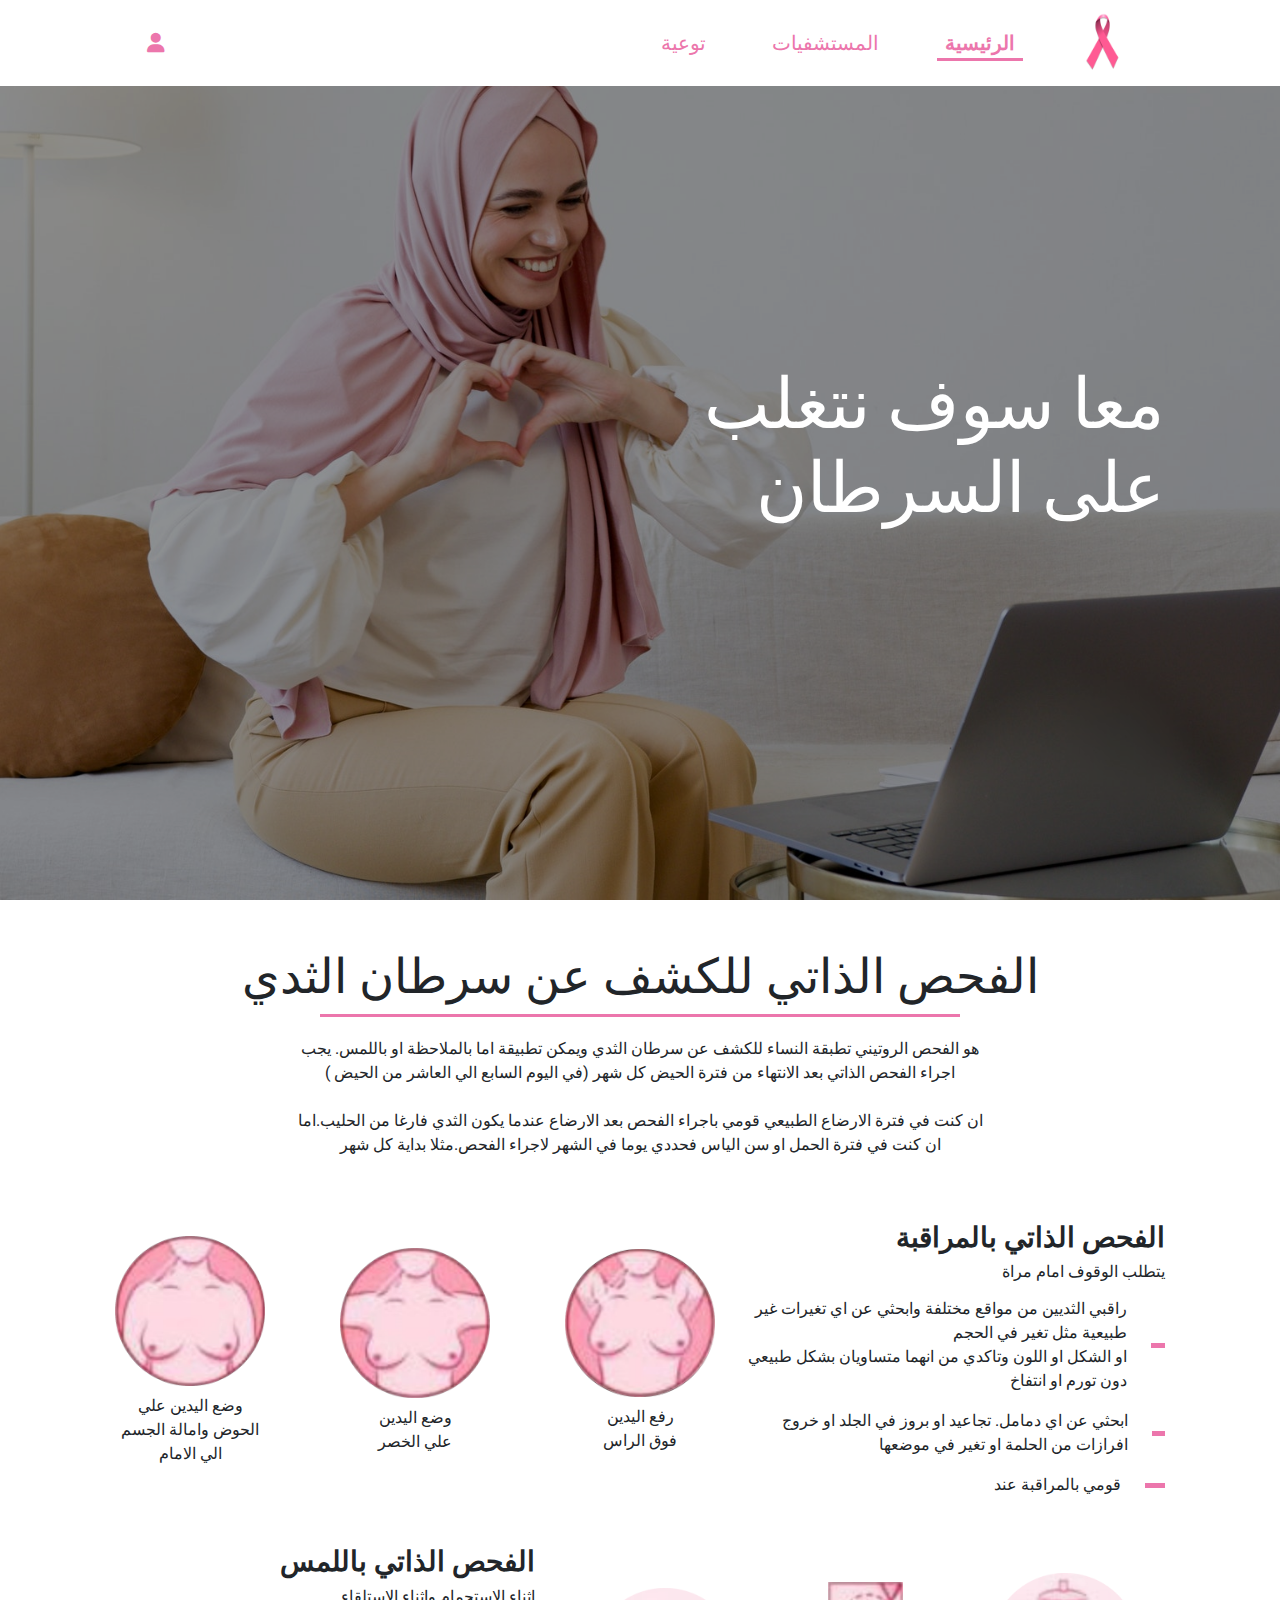
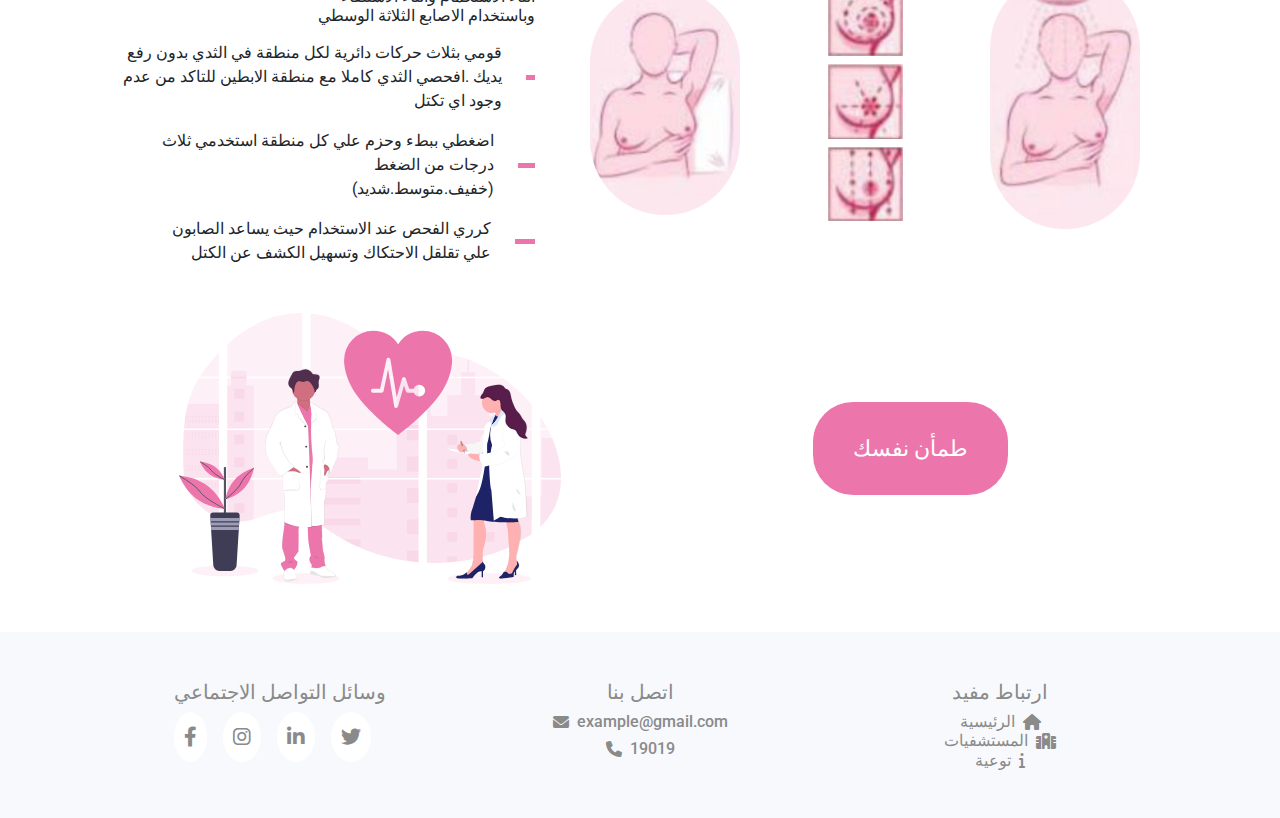
<file: public/index.html>
<!DOCTYPE html>
<html lang="ar">

<head>
    <meta charset="UTF-8">
    <meta http-equiv="X-UA-Compatible" content="IE=edge">
    <meta name="viewport" content="width=device-width, initial-scale=1.0">
    <link rel="preconnect" href="https://fonts.googleapis.com">
    <link rel="preconnect" href="https://fonts.gstatic.com" crossorigin>
    <link
        href="https://fonts.googleapis.com/css2?family=Mukta:wght@200&family=Roboto:wght@100;300;400;500;700;900&display=swap"
        rel="stylesheet">

    <link rel="stylesheet" href="../css/all.min.css">
    <link rel="stylesheet" href="../css/bootstrap.min.css">
    <link rel="stylesheet" href="../css/style.css">
    <link rel="stylesheet" href="../css/index.css">
    <title>Breast Cancer</title>
</head>

<body>

    <!-- <div class="required-layer">
        <div class="login">
            <h2 class="my-5">سجل الدخول</h2>
            <button class="btn btn-danger rounded-pill px-4 py-3 mb-4">
                <i class="fa-solid fa-m"></i>
                <span> سجل الدخول باستخدام جيميل</span>
            </button>

            <button class="btn btn-primary rounded-pill px-4 py-3">
                <i class="fa-solid fa-phone"></i>
                <span> سجل الدخول باستخدام الهاتف</span>
            </button>
        </div>
    </div> -->


    <nav class="navbar navbar-expand-lg navbar-light bg-white fixed-top ">
        <div class="container-fluid">
            <div class="collapse navbar-collapse" id="navbarSupportedContent">
                <a class="nav-link " href="/public/profile.html">
                    <i class="fa-solid fa-user"></i>
                </a>
                <ul class="navbar-nav ml-auto ">
                    <li class="nav-item">
                        <a class="nav-link" href="/public/blog.html">توعية</a>
                    </li>
                    <li class="nav-item">
                        <a class="nav-link" href="/public/hospitals.html">المستشفيات</a>
                    </li>
                    <li class="nav-item active">
                        <a class="nav-link" href="/public/index.html">الرئيسية</a>
                    </li>

                </ul>

            </div>

            <button class="navbar-toggler" type="button" data-toggle="collapse" data-target="#navbarSupportedContent"
                aria-controls="navbarSupportedContent" aria-expanded="false" aria-label="Toggle navigation">
                <span class="navbar-toggler-icon"></span>
            </button>


            <a class="navbar-brand" href="/public/index.html">
                <img src="../Images/logo.png" width="60" height="60" class="d-inline-block align-top" alt="logo">
            </a>

        </div>

    </nav>

    <section class="header">
        <div class="header-layer">
            <div class="container-fluid  text-right">
                <h1>معا سوف نتغلب <br>
                    على السرطان
                </h1>
            </div>
        </div>
    </section>

    <section class="self-exam d-flex justify-content-center mt-5">

        <div class="container-fluid ">
            <div class="self-exam-content d-flex flex-column align-items-center text-center">
                <h2>الفحص الذاتي للكشف عن سرطان الثدي</h2>
                <div class="title-line"></div>
                <p> هو الفحص الروتيني تطبقة النساء للكشف عن سرطان الثدي ويمكن تطبيقة اما بالملاحظة او باللمس. يجب <br />
                    اجراء الفحص الذاتي بعد الانتهاء من فترة الحيض كل شهر (في اليوم السابع الي العاشر من الحيض ) <br />
                    <br />
                    ان كنت في فترة الارضاع الطبيعي قومي باجراء الفحص بعد الارضاع عندما يكون الثدي فارغا من الحليب.اما
                    <br />
                    ان كنت في فترة الحمل او سن الياس فحددي يوما في الشهر لاجراء الفحص.مثلا بداية كل شهر

                </p>
            </div>

            <div class="row">

                <div class="col-md-7 d-flex justify-content-between align-items-center mt-5">
                    <div class="step-img text-center">
                        <img src="../Images/2.png" class="w-100  mb-2" alt="steps">
                        <p class="img-title ">وضع اليدين علي الحوض وامالة الجسم الي الامام</p>
                    </div>
                    <div class="step-img text-center">
                        <img src="../Images/1.png" class="w-100 mb-2" alt="steps">
                        <p>وضع اليدين<br> علي الخصر <br> </p>
                    </div>
                    <div class="step-img text-center">
                        <img src="../Images/3.png" class="w-100 mb-2" alt="steps">
                        <p>رفع اليدين<br> فوق الراس<br> </p>
                    </div>

                </div>

                <div class="col-md-5 mt-5 text-right">

                    <h3 class="font-weight-bold">الفحص الذاتي بالمراقبة</h3>
                    <h6 class="mb-3">يتطلب الوقوف امام مراة</h6>

                    <div class="d-flex justify-content-end align-items-center ">
                        <p class="pr-1 m-0">
                            راقبي الثديين من مواقع مختلفة وابحثي عن اي تغيرات غير طبيعية مثل تغير في الحجم <br>او الشكل
                            او
                            اللون
                            وتاكدي من انهما متساويان بشكل طبيعي دون تورم او انتفاخ

                        </p>
                        <div class="dash"></div>
                    </div>

                    <div class="d-flex justify-content-end align-items-center my-3">
                        <p class="pr-1 m-0">
                            ابحثي عن اي دمامل. تجاعيد او بروز في الجلد او خروج افرازات من الحلمة او تغير في موضعها

                        </p>
                        <div class="dash"></div>
                    </div>

                    <div class="d-flex justify-content-end align-items-center">
                        <p class="pr-1 m-0 ">
                            قومي بالمراقبة عند

                        </p>
                        <div class="dash"></div>
                    </div>


                </div>

            </div>
            <div class="row">
                <div class="col-md-5 mt-5 text-right">

                    <h3 class="font-weight-bold">الفحص الذاتي باللمس</h3>
                    <h6 class="mb-3"> اثناء الاستحمام واثناء الاستلقاء <br>
                        وباستخدام الاصابع الثلاثة الوسطي
                    </h6>

                    <div class="d-flex justify-content-end align-items-center ">
                        <p class="pr-1 m-0">
                            قومي بثلاث حركات دائرية لكل منطقة في الثدي بدون رفع يديك .افحصي الثدي كاملا مع منطقة الابطين
                            للتاكد من عدم وجود اي تكتل
                        </p>
                        <div class="dash"></div>
                    </div>

                    <div class="d-flex justify-content-end align-items-center my-3">
                        <p class="pr-1 m-0">
                            اضغطي ببطء وحزم علي كل منطقة استخدمي ثلاث درجات من الضغط <br>(خفيف.متوسط.شديد)
                        </p>
                        <div class="dash"></div>
                    </div>

                    <div class="d-flex justify-content-end align-items-center">
                        <p class="pr-1 m-0 ">
                            كرري الفحص عند الاستخدام حيث يساعد الصابون <br> علي تقلقل الاحتكاك وتسهيل الكشف عن الكتل
                        </p>
                        <div class="dash"></div>
                    </div>


                </div>

                <div class="col-md-7 d-flex justify-content-around align-items-center mt-5">
                    <div class="step-img text-center ">
                        <img src="../Images/5.png" class="w-100  mb-2" alt="steps">
                        <!-- <p class="img-title ">وضع اليدين علي الحوض وامالة الجسم الي الامام</p> -->
                    </div>
                    <div class="step-img text-center w-25 ">
                        <img src="../Images/6.png" class="w-50 mb-2" alt="steps">
                        <img src="../Images/7.png" class="w-50 mb-2" alt="steps">
                        <img src="../Images/8.png" class="w-50 mb-2" alt="steps">
                       
                        <!-- <p>وضع اليدين<br> علي الخصر <br> </p> -->
                    </div>
                    <div class="step-img text-center">
                        <img src="../Images/4.png" class="w-100 mb-2" alt="steps">
                        <!-- <p>رفع اليدين<br> فوق الراس<br> </p> -->
                    </div>

                </div>

            </div>


        </div>
    </section>

    <section class="quiz-section d-flex justify-content-center my-5">

        <div class="container-fluid ">
            <div class="row">
                <div class="col-md-6 col-7 d-flex justify-content-center align-items-center">
                    <img src="../Images/quiz.svg" class="w-75" alt="quiz-img">
                </div>
                <div class="col-md-6 col-5 d-flex justify-content-center align-items-center">
                    <button class="BTN" data-toggle="modal" data-target="#exampleModal">طمأن نفسك</button>
                </div>
            </div>
        </div>
    </section>

    <section class="quiz-modal-section">

        <div class="modal fade" id="exampleModal" tabindex="-1" aria-labelledby="exampleModalLabel" aria-hidden="true">
            <div class="modal-dialog modal-dialog-scrollable modal-dialog-centered">
                <div class="modal-content">
                    <div class="modal-header position-relative  ">
                        <h5 class="modal-title m-auto " id="exampleModalLabel">اجب علي الاسالة التالية</h5>
                        <button type="button" class="close" data-dismiss="modal" aria-label="Close">
                            <span aria-hidden="true">&times;</span>
                        </button>
                    </div>
                    <div class="modal-body">

                        <div class="row justify-content-center align-items-center mb-5">
                            <div class="col-8  text-right">
                                <h5>هل يوجد احمرار في الثدي</h5>

                                <div class="btn-group btn-group-toggle" data-toggle="buttons">
                                    <label class="btn btn-outline-danger rounded-pill mr-2">
                                        <input type="radio" name="redness" id="redness1" value="No"> لا
                                    </label>
                                    <label class="btn btn-outline-primary rounded-pill">
                                        <input type="radio" name="redness" id="redness2" value="Yes"> نعم
                                    </label>

                                </div>



                            </div>
                            <div class="col-3 ">
                                <img src="../Images/Q-1.jpeg" class="rounded-circle w-100" alt="quiz-Q-1">
                            </div>

                        </div>

                        <div class="row justify-content-center align-items-center mb-5">
                            <div class="col-8  text-right">
                                <h5>هل يوجد افرازات من الحلمة</h5>

                                <div class="btn-group btn-group-toggle" data-toggle="buttons">
                                    <label class="btn btn-outline-danger rounded-pill mr-2">
                                        <input type="radio" name="secretions" id="secretions1" value="No"> لا
                                    </label>
                                    <label class="btn btn-outline-primary rounded-pill">
                                        <input type="radio" name="secretions" id="secretions2" value="Yes"> نعم
                                    </label>

                                </div>



                            </div>
                            <div class="col-3 ">
                                <img src="../Images/Q-2.jpeg" class="rounded-circle w-100" alt="quiz-Q-1">
                            </div>

                        </div>

                        <div class="row justify-content-center align-items-center mb-5">
                            <div class="col-8  text-right">
                                <h5>هل ظهرت نتوء غير مؤلمه في الثدي</h5>

                                <div class="btn-group btn-group-toggle" data-toggle="buttons">
                                    <label class="btn btn-outline-danger rounded-pill mr-2">
                                        <input type="radio" name="bump" id="bump1" value="No"> لا
                                    </label>
                                    <label class="btn btn-outline-primary rounded-pill">
                                        <input type="radio" name="bump" id="bump2" value="Yes"> نعم
                                    </label>

                                </div>



                            </div>
                            <div class="col-3 ">
                                <img src="../Images/Q-3.jpeg" class="rounded-circle w-100" alt="quiz-Q-1">
                            </div>

                        </div>

                        <div class="row justify-content-center align-items-center mb-5">
                            <div class="col-8  text-right">
                                <h5> هل يوجد كتل في منطقه الابط</h5>

                                <div class="btn-group btn-group-toggle" data-toggle="buttons">
                                    <label class="btn btn-outline-danger rounded-pill mr-2">
                                        <input type="radio" name="lumps" id="lumps1" value="No"> لا
                                    </label>
                                    <label class="btn btn-outline-primary rounded-pill">
                                        <input type="radio" name="lumps" id="lumps2" value="Yes"> نعم
                                    </label>

                                </div>



                            </div>
                            <div class="col-3 ">
                                <img src="../Images/Q-4.jpeg" class="rounded-circle w-100" alt="quiz-Q-1">
                            </div>

                        </div>

                        <div class="row justify-content-center align-items-center mb-5">
                            <div class="col-8  text-right">
                                <h5> هل دخلت حلمه الثدي للداخل</h5>

                                <div class="btn-group btn-group-toggle" data-toggle="buttons">
                                    <label class="btn btn-outline-danger rounded-pill mr-2">
                                        <input type="radio" name="teat" id="teat1" value="No"> لا
                                    </label>
                                    <label class="btn btn-outline-primary rounded-pill">
                                        <input type="radio" name="teat" id="teat2" value="Yes"> نعم
                                    </label>

                                </div>



                            </div>
                            <div class="col-3 ">
                                <img src="../Images/Q-5.jpeg" class="rounded-circle w-100" alt="quiz-Q-1">
                            </div>

                        </div>

                        <div class="row justify-content-center align-items-center mb-5">
                            <div class="col-8  text-right">
                                <h5> هل يوجد جلد سميك في الثدي</h5>

                                <div class="btn-group btn-group-toggle" data-toggle="buttons">
                                    <label class="btn btn-outline-danger rounded-pill mr-2">
                                        <input type="radio" name="thick" id="thick1" value="No"> لا
                                    </label>
                                    <label class="btn btn-outline-primary rounded-pill">
                                        <input type="radio" name="thick" id="thick2" value="Yes"> نعم
                                    </label>

                                </div>



                            </div>
                            <div class="col-3 ">
                                <img src="../Images/Q-6.jpeg" class="rounded-circle w-100" alt="quiz-Q-1">
                            </div>

                        </div>

                    </div>
                    <div class="modal-footer d-flex justify-content-start position-relative">
                        <button type="button" class="btn btn-primary rounded-pill" onclick="checkCancer()">حفظ</button>
                        <button type="button" class="btn btn-outline-danger rounded-pill"
                            data-dismiss="modal">غلق</button>
                            <div  class="error-lable">
                                يجب الاجابة علي جميع الاسئلة
                            </div>
                    </div>
                </div>
            </div>
        </div>

    </section>

    <footer class="d-flex justify-content-center ">
        <div class="container-fluid">
            <div class="row">
                <div class="col-md-4 text-center my-5">
                    <h5>وسائل التواصل الاجتماعي</h5>
                    <div class="row justify-content-center align-items-center">
                        <div class="rounded-social mr-3">
                            <i class="fa-brands fa-facebook-f"></i>
                        </div>
                        <div class="rounded-social mr-3">
                            <i class="fa-brands fa-instagram"></i>
                        </div>
                        <div class="rounded-social mr-3">
                            <i class="fa-brands fa-linkedin-in"></i>
                        </div>
                        <div class="rounded-social mr-3">
                            <i class="fa-brands fa-twitter"></i>
                        </div>
                    </div>

                </div>
                <div class="col-md-4 text-center  my-5">
                    <h5>اتصل بنا</h5>
                    <div class="row justify-content-center align-items-center">
                        <i class="fa-solid fa-envelope mr-2"></i>
                        <h6 class=" m-0">example@gmail.com</h6>
                    </div>
                    <div class="row justify-content-center align-items-center mt-2">
                        <i class="fa-solid fa-phone mr-2"></i>
                        <h6 class=" m-0">19019</h6>
                    </div>
                </div>

                <div class="col-md-4 text-center  my-5">
                    <h5>ارتباط مفيد</h5>
                    <div class="row justify-content-center align-items-center">
                        <a href="/public/index.html">
                            <h6 class="m-0">الرئيسية</h6>
                        </a>
                        <i class="fa-solid fa-house ml-2"></i>
                    </div>
                    <div class="row justify-content-center align-items-center">
                        <a href="/public/hospitals.html">
                            <h6 class="m-0">المستشفيات</h6>
                        </a>
                        <i class="fa-solid fa-hospital ml-2"></i>
                    </div>
                    <div class="row justify-content-center align-items-center">
                        <a href="/public/blog.html">
                            <h6 class="m-0">توعية</h6>
                        </a>
                        <i class="fa-solid fa-info ml-2"></i>
                    </div>
                </div>
            </div>
        </div>
    </footer>


    <script src="../js/jquery.slim.min.js"></script>
    <script src="../js/popper.min.js"></script>
    <script src="../js/bootstrap.min.js"></script>
    <script src="../js/script.js"></script>
</body>

</html>
</file>
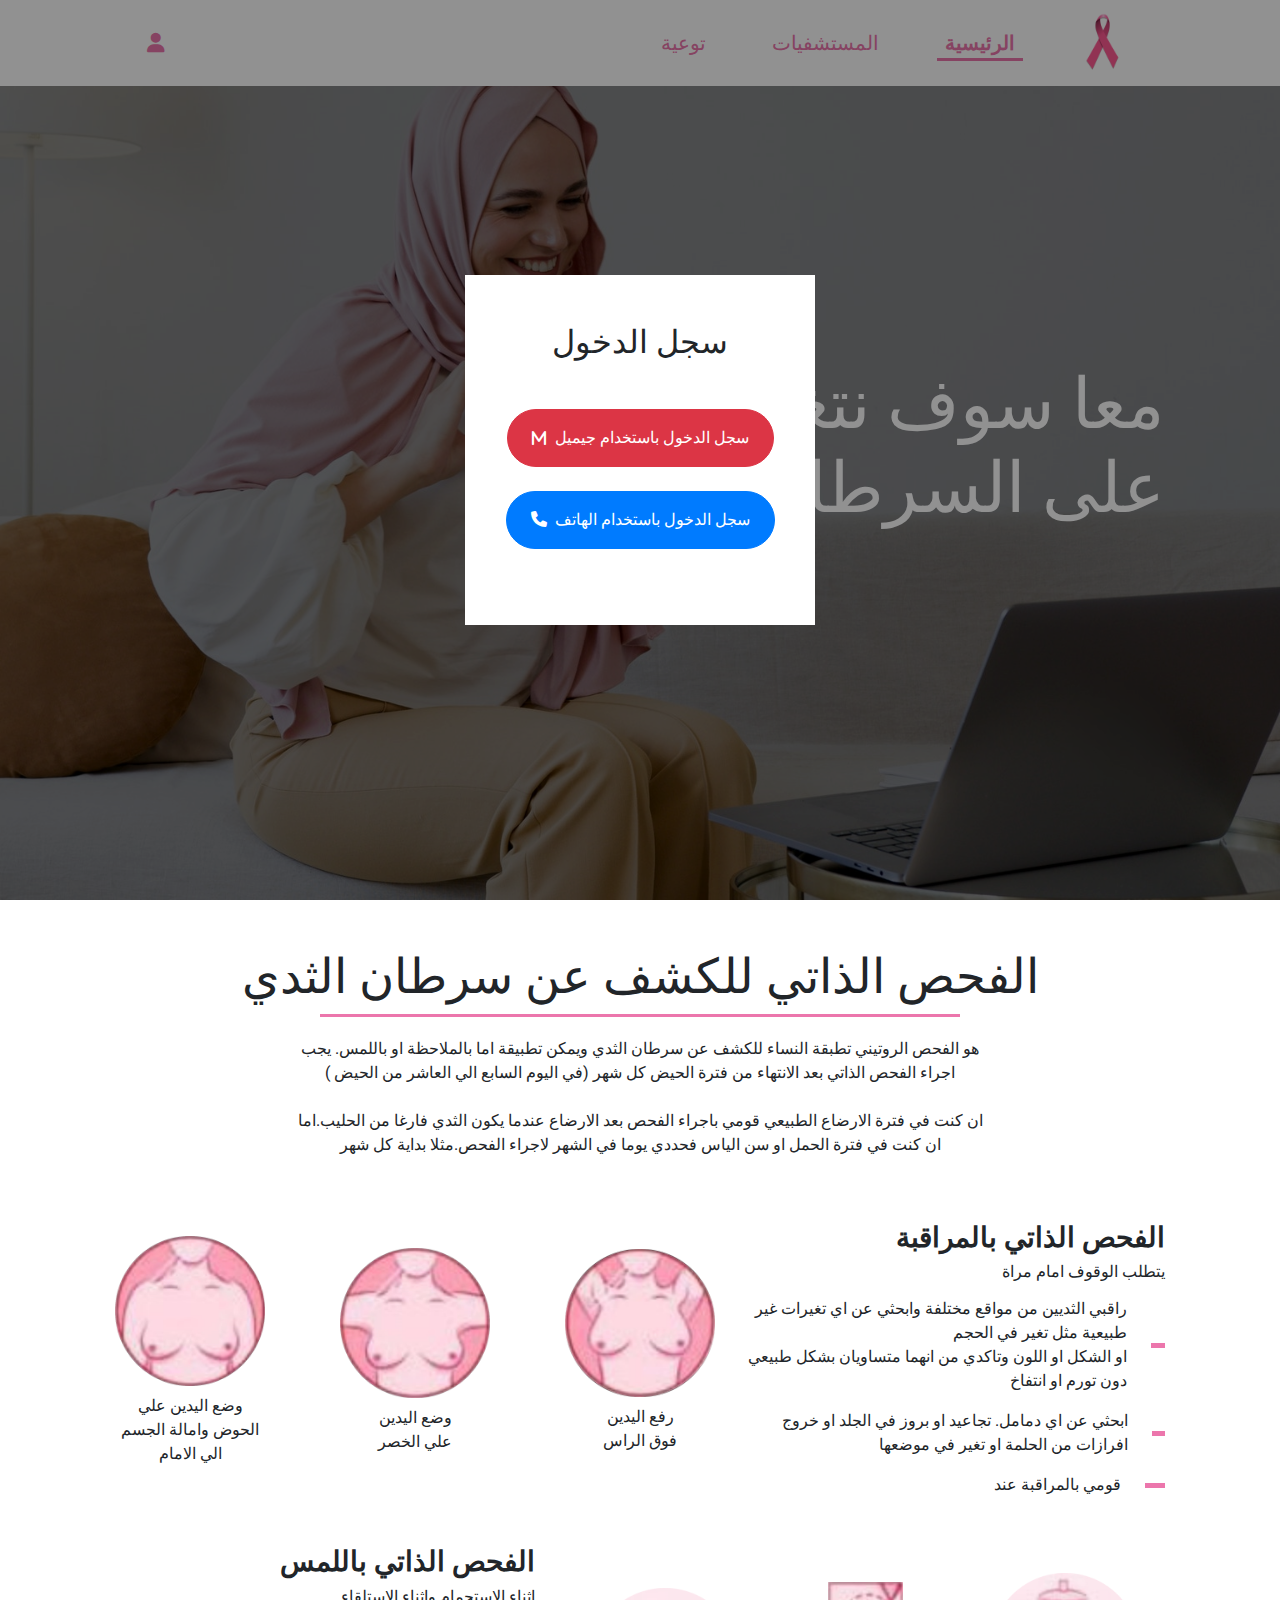
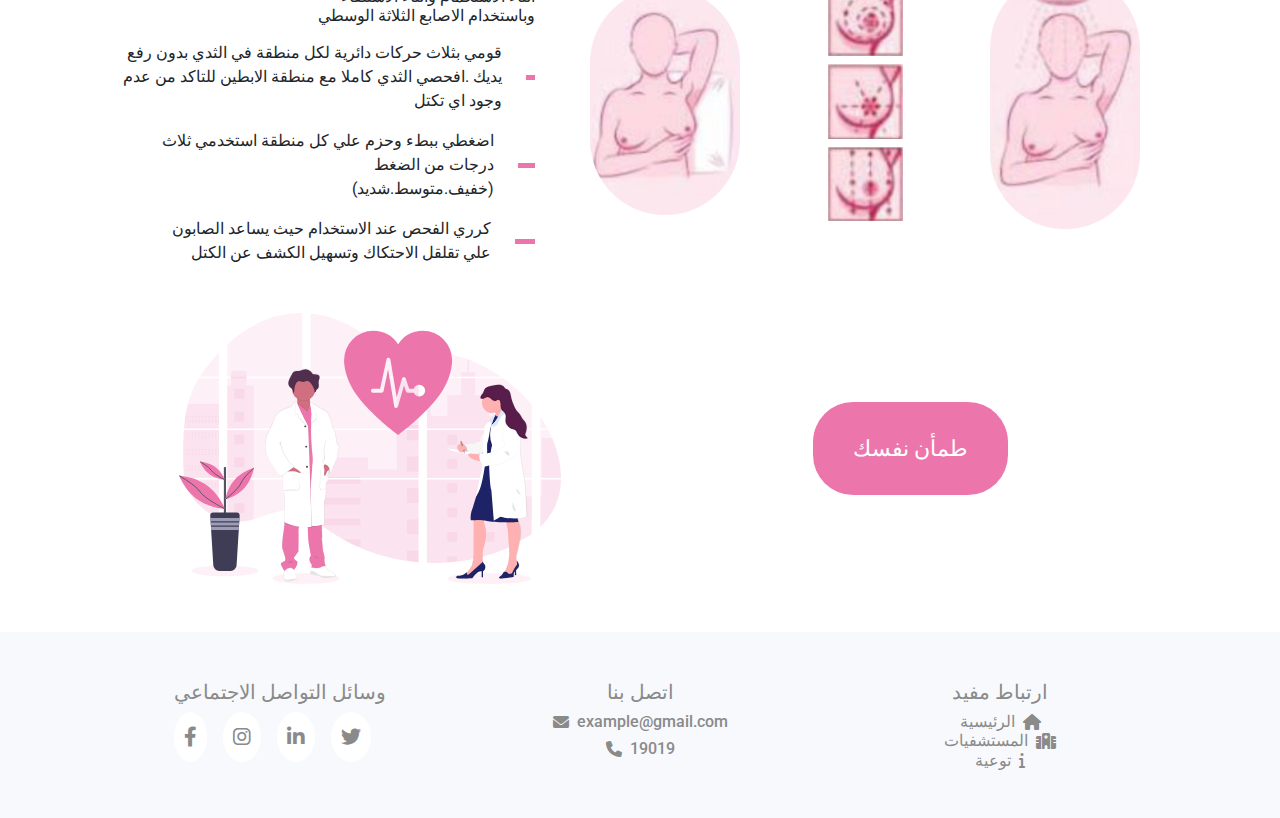
<file: public/home.html>
<!DOCTYPE html>
<html lang="ar">

<head>

    <meta charset="UTF-8">
    <meta http-equiv="X-UA-Compatible" content="IE=edge">
    <meta name="viewport" content="width=device-width, initial-scale=1.0">

    <meta name="google-signin-scope" content="profile email">
    <meta name="google-signin-client_id"
        content="321308129828-om7tnf6bjs8cp5f34h7fit91bsqqi8un.apps.googleusercontent.com"> 
    <script src="https://apis.google.com/js/platform.js" async defer></script>


    <link rel="preconnect" href="https://fonts.googleapis.com">
    <link rel="preconnect" href="https://fonts.gstatic.com" crossorigin>
    <link
        href="https://fonts.googleapis.com/css2?family=Mukta:wght@200&family=Roboto:wght@100;300;400;500;700;900&display=swap"
        rel="stylesheet">

    <link rel="stylesheet" href="../css/all.min.css">
    <link rel="stylesheet" href="../css/bootstrap.min.css">
    <link rel="stylesheet" href="../css/style.css">
    <link rel="stylesheet" href="../css/index.css">
    <title>Breast Cancer</title>
</head>

<body>

    <div class="required-layer">
        <div class="login">
            <h2 class="my-5">سجل الدخول</h2>



            <button
                class="btn btn-danger rounded-pill px-4 py-3 mb-4 d-flex justify-content-center align-items-center position-relative overflow-hidden">
                <i class="fa-solid fa-m mr-2"></i>
                <span> سجل الدخول باستخدام جيميل</span>
                <div id="google-sign-in" class="g-signin2" data-onSuccess="onSignIn"
                    style="width: 300px; height: 300px;"></div>
            </button>


            <button class="btn btn-primary rounded-pill px-4 py-3" onclick="loginMobileToggle('mobile')">
                <i class="fa-solid fa-phone mr-1"></i>
                <span> سجل الدخول باستخدام الهاتف</span>
            </button>
        </div>
        <div class="login2">
            <h2 class="my-5">سجل الدخول</h2>
            <div class="rounded-pill px-4 py-3  d-flex justify-content-center align-items-center overflow-hidden">
                <input id="mobile-input" class="form-control rounded-pill" type="number" placeholder="phone number">
            </div>
            <div class="rounded-pill mb-2 invalid-num">رقم غير صحيح</div>
            <div class="row justify-content-center align-items-center">
                <button class="btn btn-danger rounded-pill px-4 py-2 mr-2" onclick="loginMobileToggle('home')">
                    الغاء
                </button>
                <button class="btn btn-primary rounded-pill px-4 py-2" onclick="loginWithMobile()">
                    تسجيل
                </button>
            </div>
        </div>
    </div>

    <nav class="navbar navbar-expand-lg navbar-light bg-white fixed-top ">
        <div class="container-fluid">
            <div class="collapse navbar-collapse" id="navbarSupportedContent">
                <a class="nav-link " href="/public/profile.html">
                    <i class="fa-solid fa-user"></i>
                </a>
                <ul class="navbar-nav ml-auto ">
                    <li class="nav-item">
                        <a class="nav-link" href="/public/blog.html">توعية</a>
                    </li>
                    <li class="nav-item">
                        <a class="nav-link" href="/public/hospitals.html">المستشفيات</a>
                    </li>
                    <li class="nav-item active">
                        <a class="nav-link" href="/public/home.html">الرئيسية</a>
                    </li>

                </ul>

            </div>

            <button class="navbar-toggler" type="button" data-toggle="collapse" data-target="#navbarSupportedContent"
                aria-controls="navbarSupportedContent" aria-expanded="false" aria-label="Toggle navigation">
                <span class="navbar-toggler-icon"></span>
            </button>


            <a class="navbar-brand" href="/public/home.html">
                <img src="../Images/logo.png" width="60" height="60" class="d-inline-block align-top" alt="logo">
            </a>

        </div>

    </nav>

    <section class="header">
        <div class="header-layer">
            <div class="container-fluid  text-right">
                <h1>معا سوف نتغلب <br>
                    على السرطان
                </h1>
            </div>
        </div>
    </section>

    <section class="self-exam d-flex justify-content-center mt-5">

        <div class="container-fluid ">
            <div class="self-exam-content d-flex flex-column align-items-center text-center">
                <h2>الفحص الذاتي للكشف عن سرطان الثدي</h2>
                <div class="title-line"></div>
                <p> هو الفحص الروتيني تطبقة النساء للكشف عن سرطان الثدي ويمكن تطبيقة اما بالملاحظة او باللمس. يجب <br />
                    اجراء الفحص الذاتي بعد الانتهاء من فترة الحيض كل شهر (في اليوم السابع الي العاشر من الحيض ) <br />
                    <br />
                    ان كنت في فترة الارضاع الطبيعي قومي باجراء الفحص بعد الارضاع عندما يكون الثدي فارغا من الحليب.اما
                    <br />
                    ان كنت في فترة الحمل او سن الياس فحددي يوما في الشهر لاجراء الفحص.مثلا بداية كل شهر

                </p>
            </div>

            <div class="row">

                <div class="col-md-7 d-flex justify-content-between align-items-center mt-5">
                    <div class="step-img text-center">
                        <img src="../Images/2.png" class="w-100  mb-2" alt="steps">
                        <p class="img-title ">وضع اليدين علي الحوض وامالة الجسم الي الامام</p>
                    </div>
                    <div class="step-img text-center">
                        <img src="../Images/1.png" class="w-100 mb-2" alt="steps">
                        <p>وضع اليدين<br> علي الخصر <br> </p>
                    </div>
                    <div class="step-img text-center">
                        <img src="../Images/3.png" class="w-100 mb-2" alt="steps">
                        <p>رفع اليدين<br> فوق الراس<br> </p>
                    </div>

                </div>

                <div class="col-md-5 mt-5 text-right">

                    <h3 class="font-weight-bold">الفحص الذاتي بالمراقبة</h3>
                    <h6 class="mb-3">يتطلب الوقوف امام مراة</h6>

                    <div class="d-flex justify-content-end align-items-center ">
                        <p class="pr-1 m-0">
                            راقبي الثديين من مواقع مختلفة وابحثي عن اي تغيرات غير طبيعية مثل تغير في الحجم <br>او الشكل
                            او
                            اللون
                            وتاكدي من انهما متساويان بشكل طبيعي دون تورم او انتفاخ

                        </p>
                        <div class="dash"></div>
                    </div>

                    <div class="d-flex justify-content-end align-items-center my-3">
                        <p class="pr-1 m-0">
                            ابحثي عن اي دمامل. تجاعيد او بروز في الجلد او خروج افرازات من الحلمة او تغير في موضعها

                        </p>
                        <div class="dash"></div>
                    </div>

                    <div class="d-flex justify-content-end align-items-center">
                        <p class="pr-1 m-0 ">
                            قومي بالمراقبة عند

                        </p>
                        <div class="dash"></div>
                    </div>


                </div>

            </div>
            <div class="row">
                <div class="col-md-5 mt-5 text-right">

                    <h3 class="font-weight-bold">الفحص الذاتي باللمس</h3>
                    <h6 class="mb-3"> اثناء الاستحمام واثناء الاستلقاء <br>
                        وباستخدام الاصابع الثلاثة الوسطي
                    </h6>

                    <div class="d-flex justify-content-end align-items-center ">
                        <p class="pr-1 m-0">
                            قومي بثلاث حركات دائرية لكل منطقة في الثدي بدون رفع يديك .افحصي الثدي كاملا مع منطقة الابطين
                            للتاكد من عدم وجود اي تكتل
                        </p>
                        <div class="dash"></div>
                    </div>

                    <div class="d-flex justify-content-end align-items-center my-3">
                        <p class="pr-1 m-0">
                            اضغطي ببطء وحزم علي كل منطقة استخدمي ثلاث درجات من الضغط <br>(خفيف.متوسط.شديد)
                        </p>
                        <div class="dash"></div>
                    </div>

                    <div class="d-flex justify-content-end align-items-center">
                        <p class="pr-1 m-0 ">
                            كرري الفحص عند الاستخدام حيث يساعد الصابون <br> علي تقلقل الاحتكاك وتسهيل الكشف عن الكتل
                        </p>
                        <div class="dash"></div>
                    </div>


                </div>

                <div class="col-md-7 d-flex justify-content-around align-items-center mt-5">
                    <div class="step-img text-center ">
                        <img src="../Images/5.png" class="w-100  mb-2" alt="steps">
                        <!-- <p class="img-title ">وضع اليدين علي الحوض وامالة الجسم الي الامام</p> -->
                    </div>
                    <div class="step-img text-center w-25 ">
                        <img src="../Images/6.png" class="w-50 mb-2" alt="steps">
                        <img src="../Images/7.png" class="w-50 mb-2" alt="steps">
                        <img src="../Images/8.png" class="w-50 mb-2" alt="steps">

                        <!-- <p>وضع اليدين<br> علي الخصر <br> </p> -->
                    </div>
                    <div class="step-img text-center">
                        <img src="../Images/4.png" class="w-100 mb-2" alt="steps">
                        <!-- <p>رفع اليدين<br> فوق الراس<br> </p> -->
                    </div>

                </div>

            </div>


        </div>
    </section>

    <section class="quiz-section d-flex justify-content-center my-5">

        <div class="container-fluid ">
            <div class="row">
                <div class="col-md-6 col-7 d-flex justify-content-center align-items-center">
                    <img src="../Images/quiz.svg" class="w-75" alt="quiz-img">
                </div>
                <div class="col-md-6 col-5 d-flex justify-content-center align-items-center">
                    <button class="BTN" data-toggle="modal" data-target="#exampleModal">طمأن نفسك</button>
                </div>
            </div>
        </div>
    </section>

    <section class="quiz-modal-section">

        <div class="modal fade" id="exampleModal" tabindex="-1" aria-labelledby="exampleModalLabel" aria-hidden="true">
            <div class="modal-dialog modal-dialog-scrollable modal-dialog-centered">
                <div class="modal-content">
                    <div class="modal-header position-relative  ">
                        <h5 class="modal-title m-auto " id="exampleModalLabel">اجب علي الاسالة التالية</h5>
                        <button type="button" class="close" data-dismiss="modal" aria-label="Close">
                            <span aria-hidden="true">&times;</span>
                        </button>
                    </div>
                    <div class="modal-body">

                        <div class="row justify-content-center align-items-center mb-5">
                            <div class="col-8  text-right">
                                <h5>هل يوجد احمرار في الثدي</h5>

                                <div class="btn-group btn-group-toggle" data-toggle="buttons">
                                    <label class="btn btn-outline-danger rounded-pill mr-2">
                                        <input type="radio" name="redness" id="redness1" value="No"> لا
                                    </label>
                                    <label class="btn btn-outline-primary rounded-pill">
                                        <input type="radio" name="redness" id="redness2" value="Yes"> نعم
                                    </label>

                                </div>



                            </div>
                            <div class="col-3 ">
                                <img src="../Images/Q-1.jpeg" class="rounded-circle w-100" alt="quiz-Q-1">
                            </div>

                        </div>

                        <div class="row justify-content-center align-items-center mb-5">
                            <div class="col-8  text-right">
                                <h5>هل يوجد افرازات من الحلمة</h5>

                                <div class="btn-group btn-group-toggle" data-toggle="buttons">
                                    <label class="btn btn-outline-danger rounded-pill mr-2">
                                        <input type="radio" name="secretions" id="secretions1" value="No"> لا
                                    </label>
                                    <label class="btn btn-outline-primary rounded-pill">
                                        <input type="radio" name="secretions" id="secretions2" value="Yes"> نعم
                                    </label>

                                </div>



                            </div>
                            <div class="col-3 ">
                                <img src="../Images/Q-2.jpeg" class="rounded-circle w-100" alt="quiz-Q-1">
                            </div>

                        </div>

                        <div class="row justify-content-center align-items-center mb-5">
                            <div class="col-8  text-right">
                                <h5>هل ظهرت نتوء غير مؤلمه في الثدي</h5>

                                <div class="btn-group btn-group-toggle" data-toggle="buttons">
                                    <label class="btn btn-outline-danger rounded-pill mr-2">
                                        <input type="radio" name="bump" id="bump1" value="No"> لا
                                    </label>
                                    <label class="btn btn-outline-primary rounded-pill">
                                        <input type="radio" name="bump" id="bump2" value="Yes"> نعم
                                    </label>

                                </div>



                            </div>
                            <div class="col-3 ">
                                <img src="../Images/Q-3.jpeg" class="rounded-circle w-100" alt="quiz-Q-1">
                            </div>

                        </div>

                        <div class="row justify-content-center align-items-center mb-5">
                            <div class="col-8  text-right">
                                <h5> هل يوجد كتل في منطقه الابط</h5>

                                <div class="btn-group btn-group-toggle" data-toggle="buttons">
                                    <label class="btn btn-outline-danger rounded-pill mr-2">
                                        <input type="radio" name="lumps" id="lumps1" value="No"> لا
                                    </label>
                                    <label class="btn btn-outline-primary rounded-pill">
                                        <input type="radio" name="lumps" id="lumps2" value="Yes"> نعم
                                    </label>

                                </div>



                            </div>
                            <div class="col-3 ">
                                <img src="../Images/Q-4.jpeg" class="rounded-circle w-100" alt="quiz-Q-1">
                            </div>

                        </div>

                        <div class="row justify-content-center align-items-center mb-5">
                            <div class="col-8  text-right">
                                <h5> هل دخلت حلمه الثدي للداخل</h5>

                                <div class="btn-group btn-group-toggle" data-toggle="buttons">
                                    <label class="btn btn-outline-danger rounded-pill mr-2">
                                        <input type="radio" name="teat" id="teat1" value="No"> لا
                                    </label>
                                    <label class="btn btn-outline-primary rounded-pill">
                                        <input type="radio" name="teat" id="teat2" value="Yes"> نعم
                                    </label>

                                </div>



                            </div>
                            <div class="col-3 ">
                                <img src="../Images/Q-5.jpeg" class="rounded-circle w-100" alt="quiz-Q-1">
                            </div>

                        </div>

                        <div class="row justify-content-center align-items-center mb-5">
                            <div class="col-8  text-right">
                                <h5> هل يوجد جلد سميك في الثدي</h5>

                                <div class="btn-group btn-group-toggle" data-toggle="buttons">
                                    <label class="btn btn-outline-danger rounded-pill mr-2">
                                        <input type="radio" name="thick" id="thick1" value="No"> لا
                                    </label>
                                    <label class="btn btn-outline-primary rounded-pill">
                                        <input type="radio" name="thick" id="thick2" value="Yes"> نعم
                                    </label>

                                </div>



                            </div>
                            <div class="col-3 ">
                                <img src="../Images/Q-6.jpeg" class="rounded-circle w-100" alt="quiz-Q-1">
                            </div>

                        </div>

                    </div>
                    <div class="modal-footer d-flex justify-content-start position-relative">
                        <button type="button" class="btn btn-primary rounded-pill" onclick="checkCancer()">حفظ</button>
                        <button type="button" class="btn btn-outline-danger rounded-pill"
                            data-dismiss="modal">غلق</button>
                        <div class="error-lable">
                            يجب الاجابة علي جميع الاسئلة
                        </div>
                    </div>
                </div>
            </div>
        </div>

    </section>

    <footer class="d-flex justify-content-center ">
        <div class="container-fluid">
            <div class="row">
                <div class="col-md-4 text-center my-5">
                    <h5>وسائل التواصل الاجتماعي</h5>
                    <div class="row justify-content-center align-items-center">
                        <div class="rounded-social mr-3">
                            <i class="fa-brands fa-facebook-f"></i>
                        </div>
                        <div class="rounded-social mr-3">
                            <i class="fa-brands fa-instagram"></i>
                        </div>
                        <div class="rounded-social mr-3">
                            <i class="fa-brands fa-linkedin-in"></i>
                        </div>
                        <div class="rounded-social mr-3">
                            <i class="fa-brands fa-twitter"></i>
                        </div>
                    </div>

                </div>
                <div class="col-md-4 text-center  my-5">
                    <h5>اتصل بنا</h5>
                    <div class="row justify-content-center align-items-center">
                        <i class="fa-solid fa-envelope mr-2"></i>
                        <h6 class=" m-0">example@gmail.com</h6>
                    </div>
                    <div class="row justify-content-center align-items-center mt-2">
                        <i class="fa-solid fa-phone mr-2"></i>
                        <h6 class=" m-0">19019</h6>
                    </div>
                </div>

                <div class="col-md-4 text-center  my-5">
                    <h5>ارتباط مفيد</h5>
                    <div class="row justify-content-center align-items-center">
                        <a href="/public/home.html">
                            <h6 class="m-0">الرئيسية</h6>
                        </a>
                        <i class="fa-solid fa-house ml-2"></i>
                    </div>
                    <div class="row justify-content-center align-items-center">
                        <a href="/public/hospitals.html">
                            <h6 class="m-0">المستشفيات</h6>
                        </a>
                        <i class="fa-solid fa-hospital ml-2"></i>
                    </div>
                    <div class="row justify-content-center align-items-center">
                        <a href="/public/blog.html">
                            <h6 class="m-0">توعية</h6>
                        </a>
                        <i class="fa-solid fa-info ml-2"></i>
                    </div>
                </div>
            </div>
        </div>
    </footer>

    <script src="https://code.jquery.com/jquery-1.10.2.js"></script>
    <script src="../js/popper.min.js"></script>
    <script src="../js/bootstrap.min.js"></script>
    <script src="../js/script.js"></script>

</body>

</html>
</file>
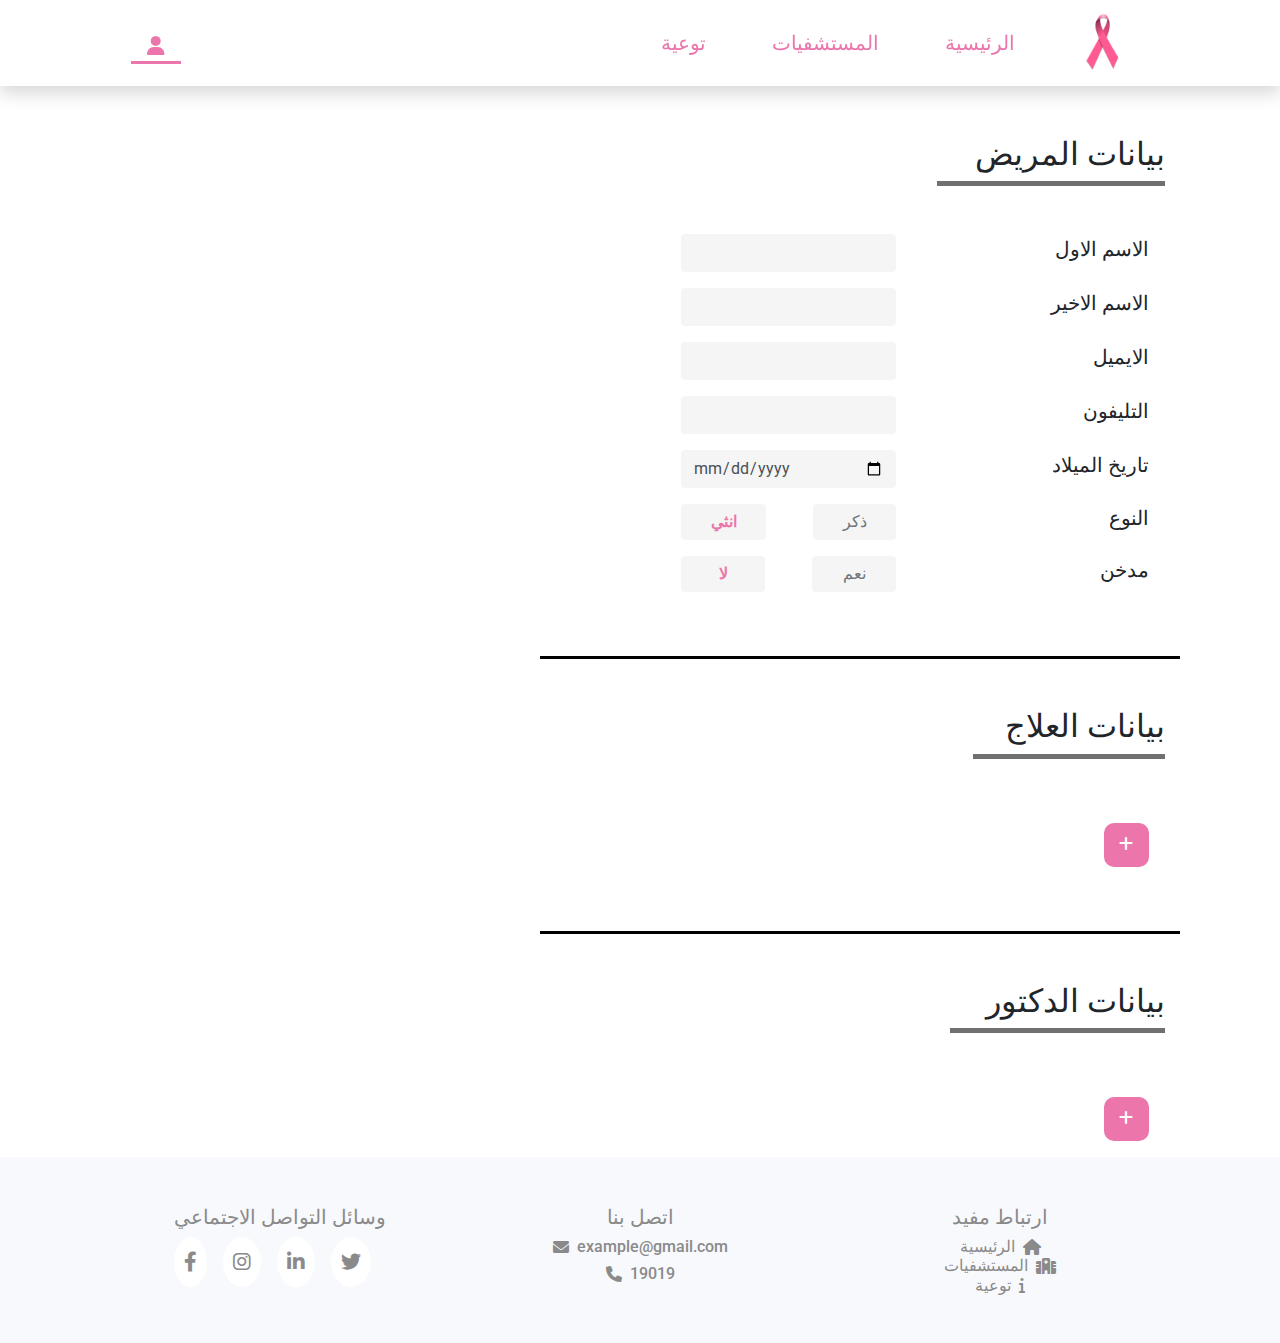
<file: public/profile.html>
<!DOCTYPE html>
<html lang="ar">

<head>
    <meta charset="UTF-8">
    <meta http-equiv="X-UA-Compatible" content="IE=edge">
    <meta name="viewport" content="width=device-width, initial-scale=1.0">
    <link rel="preconnect" href="https://fonts.googleapis.com">
    <link rel="preconnect" href="https://fonts.gstatic.com" crossorigin>
    <link
        href="https://fonts.googleapis.com/css2?family=Mukta:wght@200&family=Roboto:wght@100;300;400;500;700;900&display=swap"
        rel="stylesheet">

    <link rel="stylesheet" href="../css/all.min.css">
    <link rel="stylesheet" href="../css/bootstrap.min.css">
    <link rel="stylesheet" href="../css/style.css">
    <link rel="stylesheet" href="../css/profile.css">
    <title>Breast Cancer</title>
</head>

<body>
    <nav class="navbar navbar-expand-lg navbar-light bg-white fixed-top shadow">
        <div class="container-fluid">
            <div class="collapse navbar-collapse" id="navbarSupportedContent">

                <a class="nav-link active" href="/public/profile.html">
                    <i class="fa-solid fa-user"></i>
                </a>

                <ul class="navbar-nav ml-auto ">
                    <li class="nav-item">
                        <a class="nav-link" href="/public/blog.html">توعية</a>
                    </li>
                    <li class="nav-item">
                        <a class="nav-link" href="/public/hospitals.html">المستشفيات</a>
                    </li>
                    <li class="nav-item ">
                        <a class="nav-link" href="/public/home.html">الرئيسية</a>
                    </li>

                </ul>

            </div>

            <button class="navbar-toggler" type="button" data-toggle="collapse" data-target="#navbarSupportedContent"
                aria-controls="navbarSupportedContent" aria-expanded="false" aria-label="Toggle navigation">
                <span class="navbar-toggler-icon"></span>
            </button>


            <a class="navbar-brand" href="/public/home.html">
                <img src="../Images/logo.png" width="60" height="60" class="d-inline-block align-top" alt="logo">
            </a>

        </div>

    </nav>

    <section class="patient-section d-flex justify-content-center">
        <div class="container-fluid d-flex align-items-end flex-column">
            <div class="patient-title">
                <h2>بيانات المريض</h2>
                <div class="title-line"></div>
            </div>

            <div class="patient-body mr-3 mt-5">
                <div class="d-flex justify-content-between align-items-center text-right  mb-3 ">
                    <div class="form-grup ">
                        <input type="text" class="form-control " id="first-name" onkeyup="addFinalDetails(this)">
                    </div>
                    <h5>الاسم الاول</h5>
                </div>
                <div class="d-flex justify-content-between align-items-center text-right  mb-3 ">
                    <div class="form-grup ">
                        <input type="text" class="form-control " id="last-name" onkeyup="addFinalDetails(this)">
                    </div>
                    <h5>الاسم الاخير</h5>
                </div>
                <div class="d-flex justify-content-between align-items-center text-right  mb-3 ">
                    <div class="form-grup ">
                        <input type="text" class="form-control " id="email" onkeyup="addFinalDetails(this)">
                    </div>
                    <h5>الايميل</h5>
                </div>
                <div class="d-flex justify-content-between align-items-center text-right  mb-3 ">
                    <div class="form-grup ">
                        <input id="phone" name="phone" type="number" class="form-control " onchange="addFinalDetails(this)"
                            onkeyup="addFinalDetails(this)">
                    </div>
                    <h5>التليفون</h5>
                </div>
                <div class="d-flex justify-content-between align-items-center text-right  mb-3 ">
                    <div class="form-grup ">
                        <input id="date-of-birth" name="date" type="date" class="form-control " onchange="addFinalDetails(this)">
                    </div>
                    <h5>تاريخ الميلاد</h5>
                </div>

                <div class="d-flex justify-content-between align-items-center text-right  mb-3 ">
                    <div class="form-grup ">

                        <div class="btn-group btn-group-toggle d-flex justify-content-between " data-toggle="buttons">
                            <label class="btn btn-outline-secondary rounded mr-5">
                                <input id="female" type="radio" name="female" onclick="addFinalDetails(this)"> انثي
                            </label>

                            <label class="btn btn-outline-secondary rounded">
                                <input id="male" type="radio" name="male" onclick="addFinalDetails(this)"> ذكر
                            </label>

                        </div>

                    </div>
                    <h5>النوع</h5>
                </div>


                <div class="d-flex justify-content-between align-items-center text-right  mb-3 ">
                    <div class="form-grup ">

                        <div class="btn-group btn-group-toggle d-flex justify-content-between " data-toggle="buttons">
                            <label class="btn btn-outline-secondary rounded mr-5 w-50">
                                <input id="not-smoking" type="radio" name="not-smoking" onclick="addFinalDetails(this)"> لا
                            </label>

                            <label class="btn btn-outline-secondary rounded w-50">
                                <input id="smoking" type="radio" name="smoking" onclick="addFinalDetails(this)"> نعم
                            </label>

                        </div>

                    </div>
                    <h5>مدخن</h5>
                </div>

                <div class="form-grup">
                    <button id="save-finals" class="btn btn-primary " onclick="saveFinalDetails()">حفظ</button>
                </div>




            </div>

        </div>


    </section>
    <div class="d-flex justify-content-end my-5 ">
        <div class="container-fluid section-line"></div>
    </div>

    <section class="treatment-section d-flex justify-content-center ">
        <div class="container-fluid d-flex align-items-end flex-column">
            <div class="patient-title mb-5">
                <h2>بيانات العلاج</h2>
                <div class="title-line"></div>
            </div>
            <div id="medic-headers" class="w-75 mr-3  treatment ">


                <div class="row justify-content-end align-items-center">

                    <div class="col-4 d-flex align-items-end flex-column">
                        <h5>موعد الدواء</h5>
                    </div>
                    <div class="col-4 d-flex align-items-end flex-column">
                        <h5>عدد المرات </h5>
                    </div>
                    <div class="col-4 d-flex align-items-end flex-column">
                        <h5>اسم الدواء</h5>
                    </div>
                </div>

                <div id="treatment-saved-body" class="row justify-content-end align-items-center ">

                </div>





                <div id="treatment-body" class="row justify-content-end align-items-center ">






                </div>

            </div>

            <div class="row my-3 mr-3">

                <div id="delete" class="delete action-icons mr-3 ">
                    <i class="fa-solid fa-trash"></i>
                </div>

                <div id="add" class="add action-icons">
                    <i class="fa-solid fa-plus"></i>
                </div>

            </div>

        </div>
    </section>

    <div class="d-flex justify-content-end my-5 ">
        <div class="container-fluid section-line"></div>
    </div>

    <section class="treatment-section d-flex justify-content-center ">
        <div class="container-fluid d-flex align-items-end flex-column">
            <div class="patient-title mb-5">
                <h2>بيانات الدكتور</h2>
                <div class="title-line"></div>
            </div>



            <div id="dr-headers" class="w-75 mr-3  treatment ">


                <div class="row justify-content-end align-items-center">


                    <div class="col-5 d-flex align-items-end flex-column">
                        <h5>موعد الزياره</h5>
                    </div>
                    <div class="col-5 d-flex align-items-end flex-column">
                        <h5>اسم الدكتور</h5>
                    </div>
                </div>

                <div id="dr-body-final" class="row justify-content-end align-items-center ">



                </div>

                <div id="dr-body" class="row justify-content-end align-items-center ">



                </div>

            </div>

            <div class="row my-3 mr-3">

                <div id="delete-dr" class="delete action-icons mr-3 ">
                    <i class="fa-solid fa-trash"></i>
                </div>

                <div id="add-dr" class="add action-icons">
                    <i class="fa-solid fa-plus"></i>
                </div>

            </div>









        </div>






    </section>

    <footer class="d-flex justify-content-center ">
        <div class="container-fluid">
            <div class="row">
                <div class="col-md-4 text-center my-5">
                    <h5>وسائل التواصل الاجتماعي</h5>
                    <div class="row justify-content-center align-items-center">
                        <div class="rounded-social mr-3">
                            <i class="fa-brands fa-facebook-f"></i>
                        </div>
                        <div class="rounded-social mr-3">
                            <i class="fa-brands fa-instagram"></i>
                        </div>
                        <div class="rounded-social mr-3">
                            <i class="fa-brands fa-linkedin-in"></i>
                        </div>
                        <div class="rounded-social mr-3">
                            <i class="fa-brands fa-twitter"></i>
                        </div>
                    </div>

                </div>
                <div class="col-md-4 text-center  my-5">
                    <h5>اتصل بنا</h5>
                    <div class="row justify-content-center align-items-center">
                        <i class="fa-solid fa-envelope mr-2"></i>
                        <h6 class=" m-0">example@gmail.com</h6>
                    </div>
                    <div class="row justify-content-center align-items-center mt-2">
                        <i class="fa-solid fa-phone mr-2"></i>
                        <h6 class=" m-0">19019</h6>
                    </div>
                </div>

                <div class="col-md-4 text-center  my-5">
                    <h5>ارتباط مفيد</h5>
                    <div class="row justify-content-center align-items-center">
                        <a href="/public/home.html">
                            <h6 class="m-0">الرئيسية</h6>
                        </a>
                        <i class="fa-solid fa-house ml-2"></i>
                    </div>
                    <div class="row justify-content-center align-items-center">
                        <a href="/public/hospitals.html">
                            <h6 class="m-0">المستشفيات</h6>
                        </a>
                        <i class="fa-solid fa-hospital ml-2"></i>
                    </div>
                    <div class="row justify-content-center align-items-center">
                        <a href="/public/blog.html">
                            <h6 class="m-0">توعية</h6>
                        </a>
                        <i class="fa-solid fa-info ml-2"></i>
                    </div>
                </div>
            </div>
        </div>
    </footer>

    <script src="https://code.jquery.com/jquery-1.10.2.js"></script>
    <script src="../js/popper.min.js"></script>
    <script src="../js/bootstrap.min.js"></script>
    <script src="../js/profile.js"></script>
</body>

</html>
</file>
<file: css/style.css>
*{
    font-family: 'Mukta', sans-serif;
    font-family: 'Roboto', sans-serif;
}
.active a {
    color: #EC76AC !important;
    font-weight: bold !important;
    border-bottom: #EC76AC solid 3px !important;
    padding-bottom: 0px !important;

}
.container-fluid{
    margin: 0px 100px !important;
}
.nav-link {
    font-size: 20px !important;
    margin-right: 50px !important;
    color: #EC76AC !important;
}



.fa-user {
    color: #EC76AC;
    font-size: 20px
}

.fa-user:hover {
    cursor: pointer;
    color: #F6C2DC;
}

footer{
    color:#8A8A8A;
}
footer a{
    text-decoration: none;
    color:#8A8A8A;
}
footer a:hover{
    text-decoration: none;
    color:#EC76AC;
}
footer{
    background-color: #F7F9FC;
}
.rounded-social{
    border-radius:100%;
    padding:10px;
    background-color: #FFF;
    font-size:20px;
}
.rounded-social:hover{
    border-radius:100%;
    background-color: #ec74aa;
    cursor: pointer;
    color: #FFF;
}
@media screen and (max-width:960px) {
    .container-fluid{
        margin: 0px 10px !important;
    }
}
</file>
<file: css/index.css>
.required-layer {
    position: fixed;
    width: 100%;
    height: 100%;
    overflow: hidden;
    background-color: rgba(0, 0, 0, 0.43);
    z-index: 9999;
    display: flex;
    justify-content: center;
    align-items: center;
}

.login {
    width: 350px;
    height: 350px;
    background-color: #FFF;
    display: flex;
    flex-direction: column;
    align-items: center;
}
.login2{
    width: 350px;
    height: 350px;
    background-color: #FFF;
    display: flex;
    flex-direction: column;
    align-items: center;
    display:none;

}
.invalid-num{
    background-color: #f8d7da;
    padding: 10px;
    display: none;
}
.header {
    background-image: url('../Images/header.jpg');
    height: 100vh;
    background-position: center;
    background-size: cover;
    position: relative;
}

.header-layer {
    position: absolute;
    width: 100%;
    height: 100%;
    background-color: rgba(0, 0, 0, .43);
    display: flex;
    align-items: center;
    color: #FFF;
}

.header-layer h1 {
    font-weight: normal;
    font-size: 70px;
}

.self-exam h2 {
    font-size: 3rem;
}

.title-line {
    width: 50vw;
    height: 3px;
    background-color: #EC76AC;
    margin-bottom: 20px;
}

.dash {
    width: 20px;
    height: 5px;
    background-color: #EC76AC;
    color: #EC76AC;
    margin-left: 20px;
}

.dash-1 {
    width: 40px;
    height: 5px;
    background-color: #EC76AC;
    color: #EC76AC;
    margin-left: 20px;

}

.step-img {
    width: 25%;
}

.BTN {
    color: #FFF;
    background-color: #EC76AC;
    border: none;
    border-radius: 40px;
    padding: 30px 40px;
    font-size: 22px;
}

.BTN:hover {
    color: #000;
    background-color: #F6C2DC;
}

.close {
    position: absolute !important;
    top: 10px;
    right: 10px;

}

.w-25 {
    width: 25% !important;
}

.modal-footer button {
    z-index: 1 !important;
}


.error-lable {
    display: none ;
    color: red;
}
.g-signin2{
    opacity: 0;
    position: absolute;
    top: 0px;
    bottom: 0px;
    right: 0px;
    left: 0px;
    display: flex;
    justify-content: center;
    align-items: center;
    text-indent:0px;
    margin: 0px;
    
}

@media screen and (max-width:960px) {
    .self-exam h2 {
        font-size: 1.7rem;
    }

    .header-layer h1 {
        font-size: 2.5rem;
    }

    .img-title {
        font-size: 10px;
        box-sizing: border-box !important;
    }

    .BTN {
        font-size: 18px;
        padding: 10px 20px;
        margin-top: 20px;
    }
}
@media screen and (max-width:576px){
    .BTN {
        font-size: 12px;
        padding: 7px 15px;

    }
}
</file>
<file: css/profile.css>
.active {
    color: #EC76AC !important;
    font-weight: bold !important;
    border-bottom: #EC76AC solid 3px !important;
    padding-bottom: 0px !important;

}

.patient-section {
    margin-top: 15vh;

}

.patient-title {
    text-align: right;
    display: flex;
    align-items: flex-end;
    flex-direction: column;

}

.title-line {
    background-color: #707070;
    width: 120%;
    height: 5px;
}

.patient-body .form-grup {
    width: 250px;
    margin-right: 120px;
}

.patient-body .form-control {
    background-color: #F5F5F5 !important;
    ;
    border: none !important;
}

.patient-body h5 {
    width: 33%;
}

.btn-outline-secondary {
    background-color: #F5F5F5 !important;
    ;
    border: none !important;
}

.section-line {
    border-bottom: 3px solid #000;
    width: 50%;
}

.form-control {
    background-color: #F5F5F5 !important;
    ;
    border: none !important;
}

.action-icons {

    padding: 10px 15px;
    background-color: #EC76AC;
    color: #FFF;
    border-radius: 10px;
}

.action-icons i {
    transition: all .2s ease-in-out;

}

.action-icons:hover {
    cursor: pointer;
}

.action-icons:hover i {
    transform: rotate(-45deg);
}

.form-group .delete-icon {
    position: absolute;
    border-radius: 50%;
    padding: 5px 7px;
    color: #FFF;
    background-color: red;
    font-size: 10px;
    top: -7px;
    right: -7px;
    transition: all 0.2s ease-in-out;
    display: none;
}

.delete-icon:hover {
    font-size: 14px;
    padding: 7px 8px;
    cursor: pointer;
}
.delete-btn{
    display: none;
}
.delete-btn-medic{
    display: none;
}
.warning-class{
    border:2px solid red !important;
}
.form-grup button{
    background-color: #EC76AC !important;
    border:none !important;
    width: 215px !important;
    display:none;
}
@media screen and (max-width:768px) {
    .patient-section h2 {
        font-size: 1.5rem;
    }

    .patient-section h5 {
        font-size: 1rem;
    }

    .patient-body .form-grup {
        width: 60%;
        margin-right: 0px;
    }

    .section-line {
        width: 100%;
    }

    .treatment {
        width: 100% !important;
    }

    .treatment h5 {
        font-size: .75rem;
    }

    .form-group {
        width: 100% !important;
        display: block !important;
    }

    .form-group input {
        width: 100% !important;
        margin-bottom: 10px !important;
    }
    .form-grup button{
        width: 170px !important;
    }


}
@media screen and (max-width:320px) {
    .form-grup button{
        width: 150px !important;
    }
}
</file>
